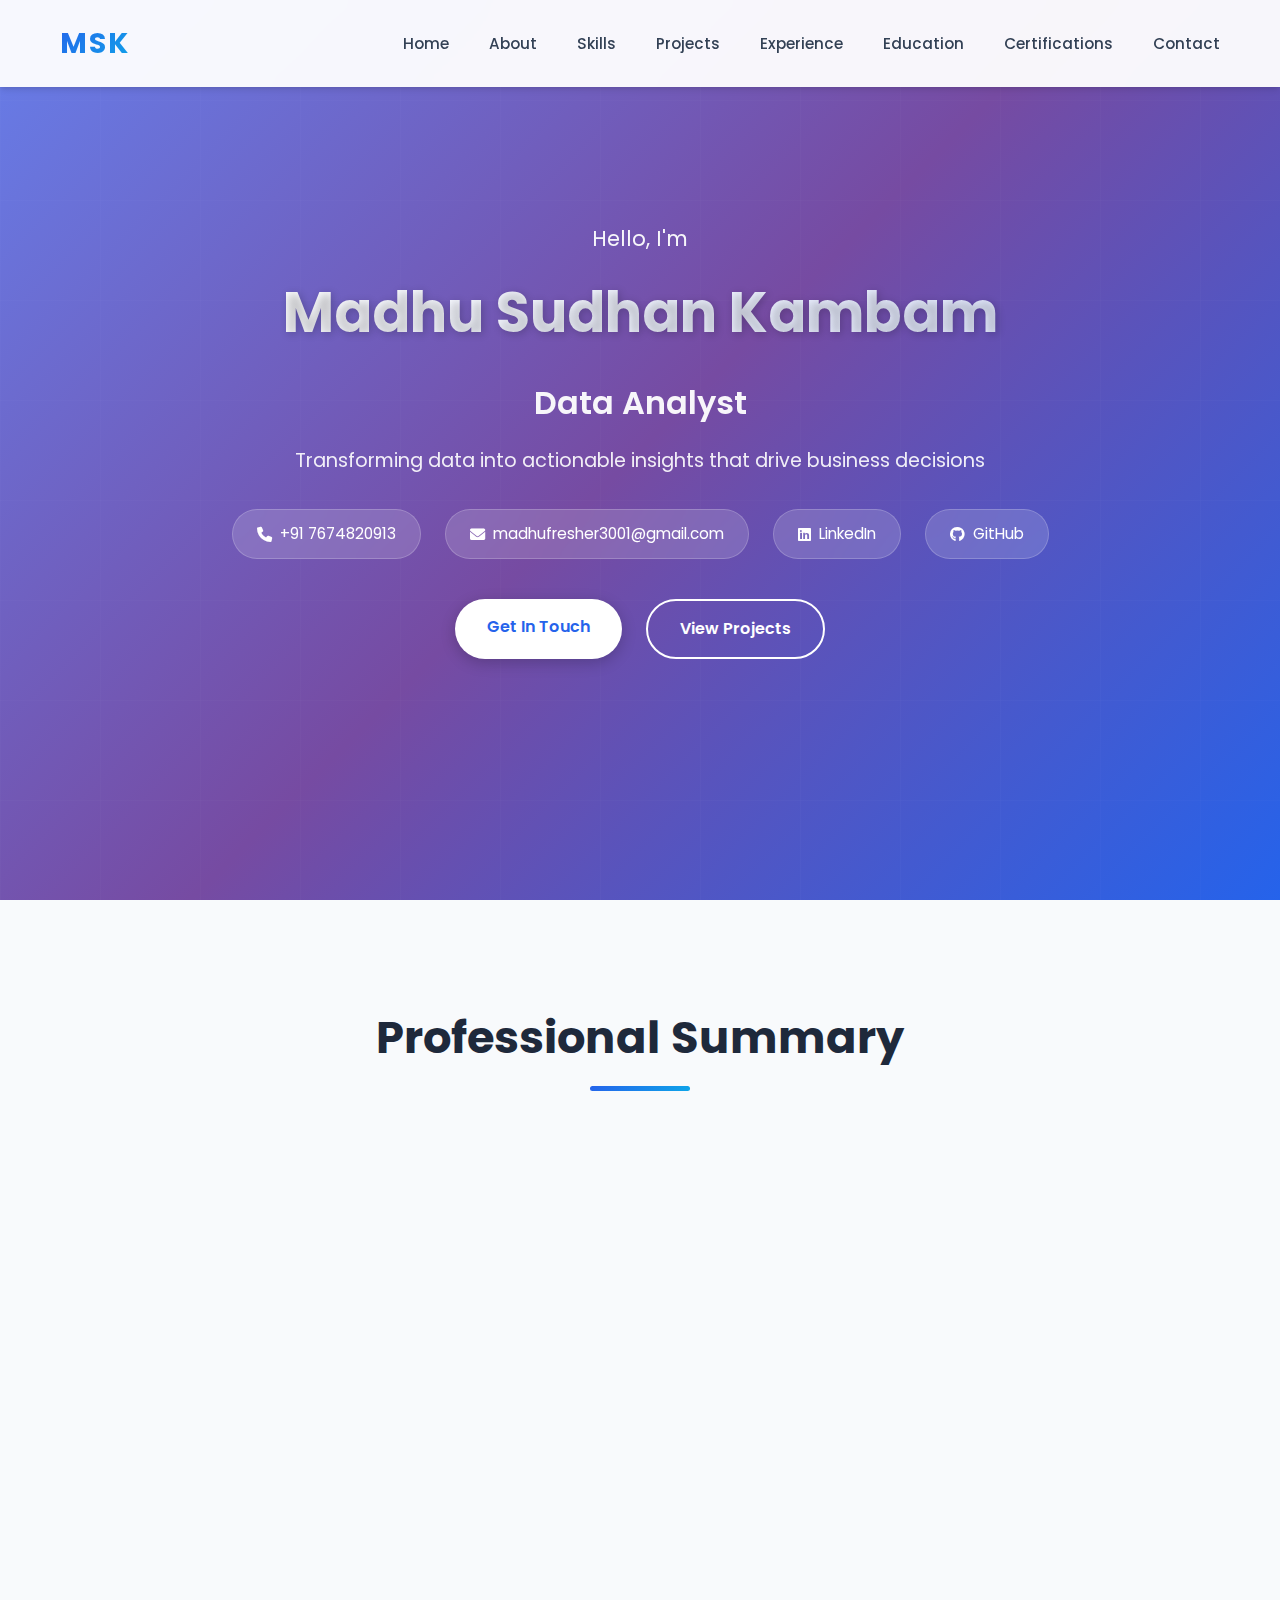
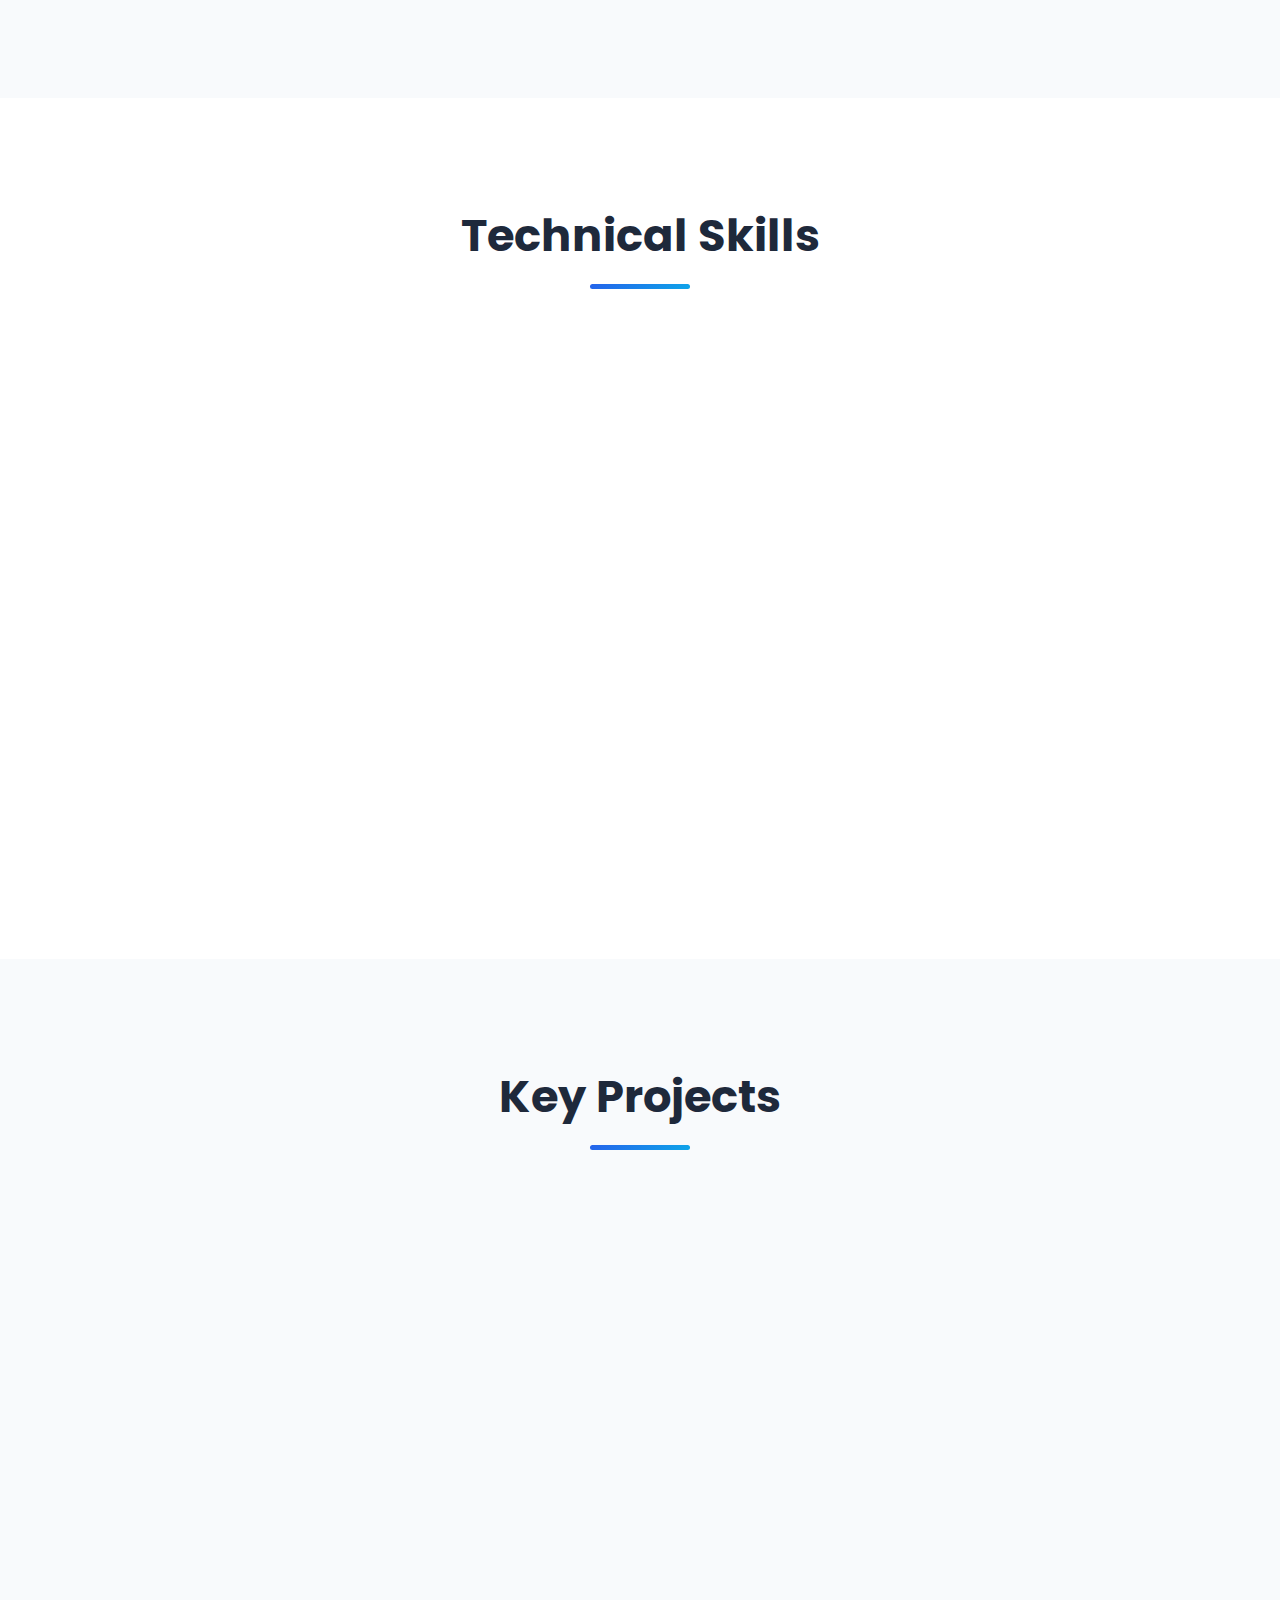
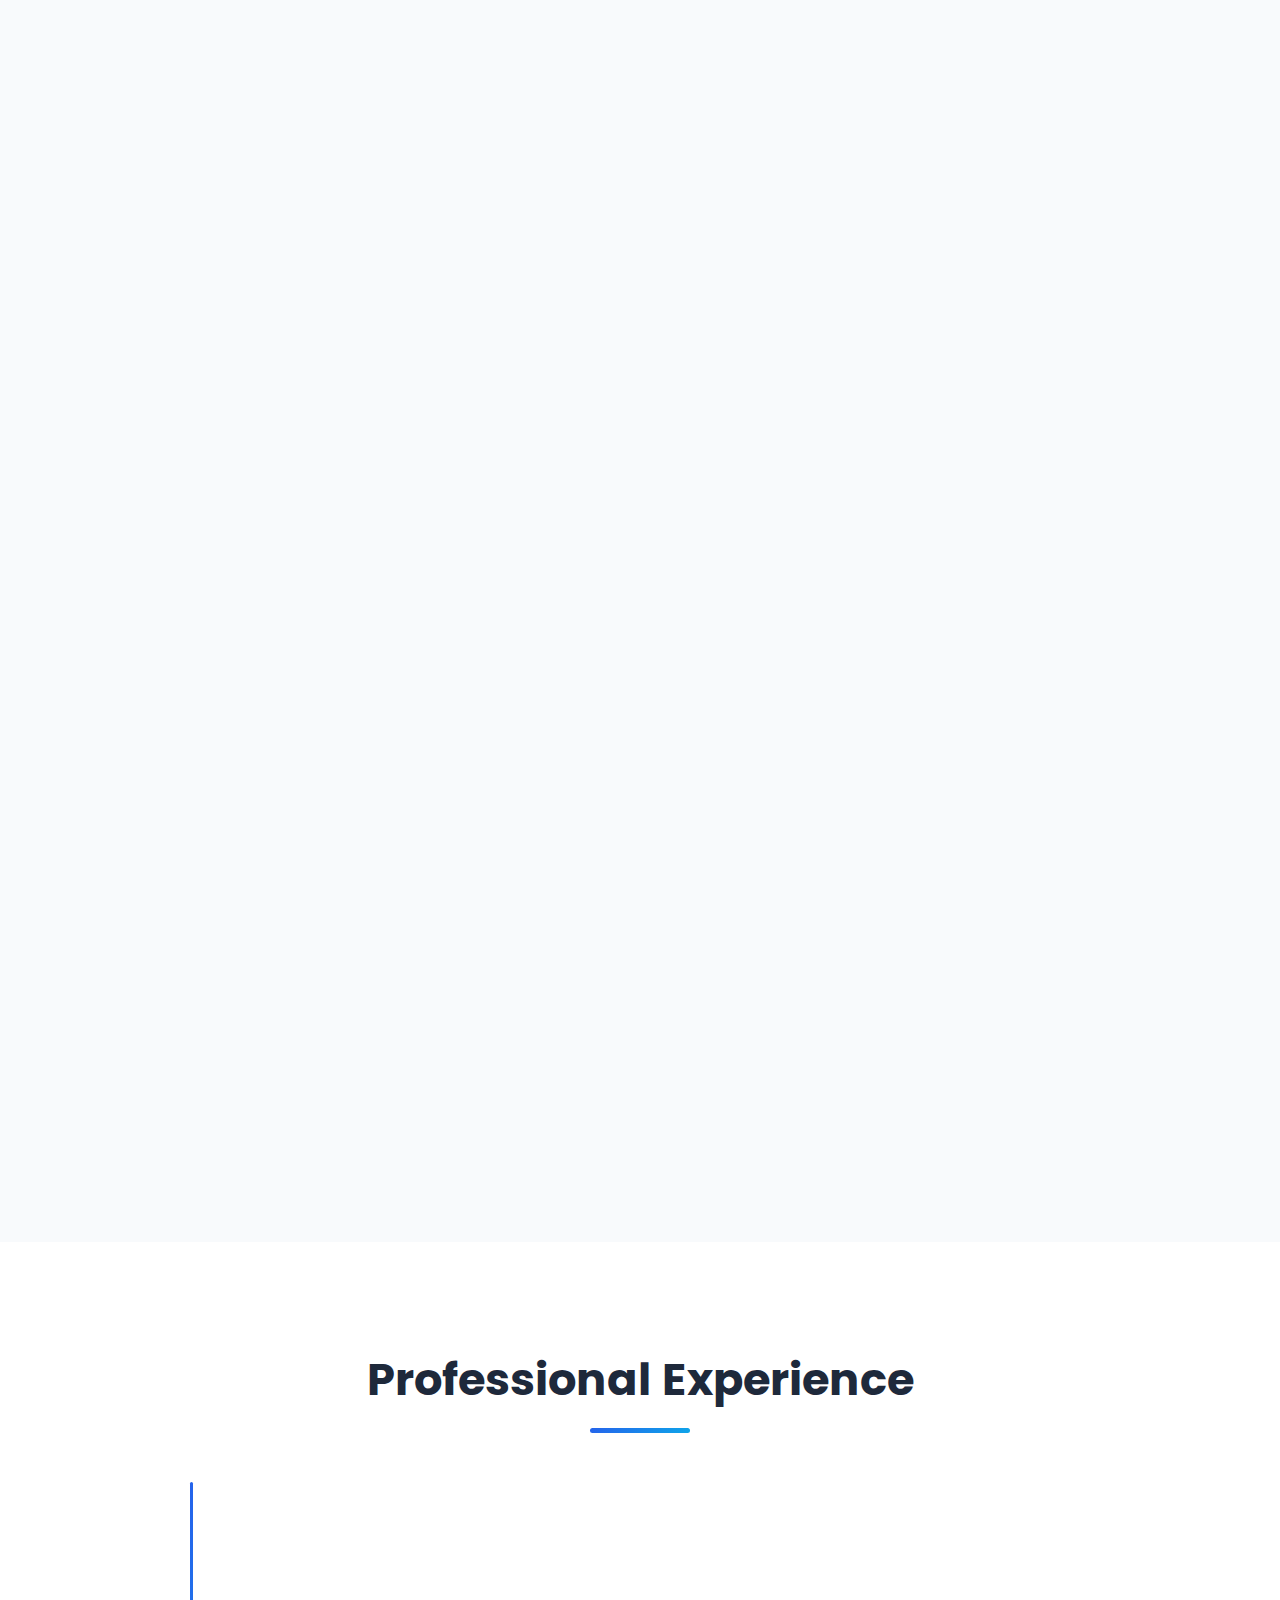
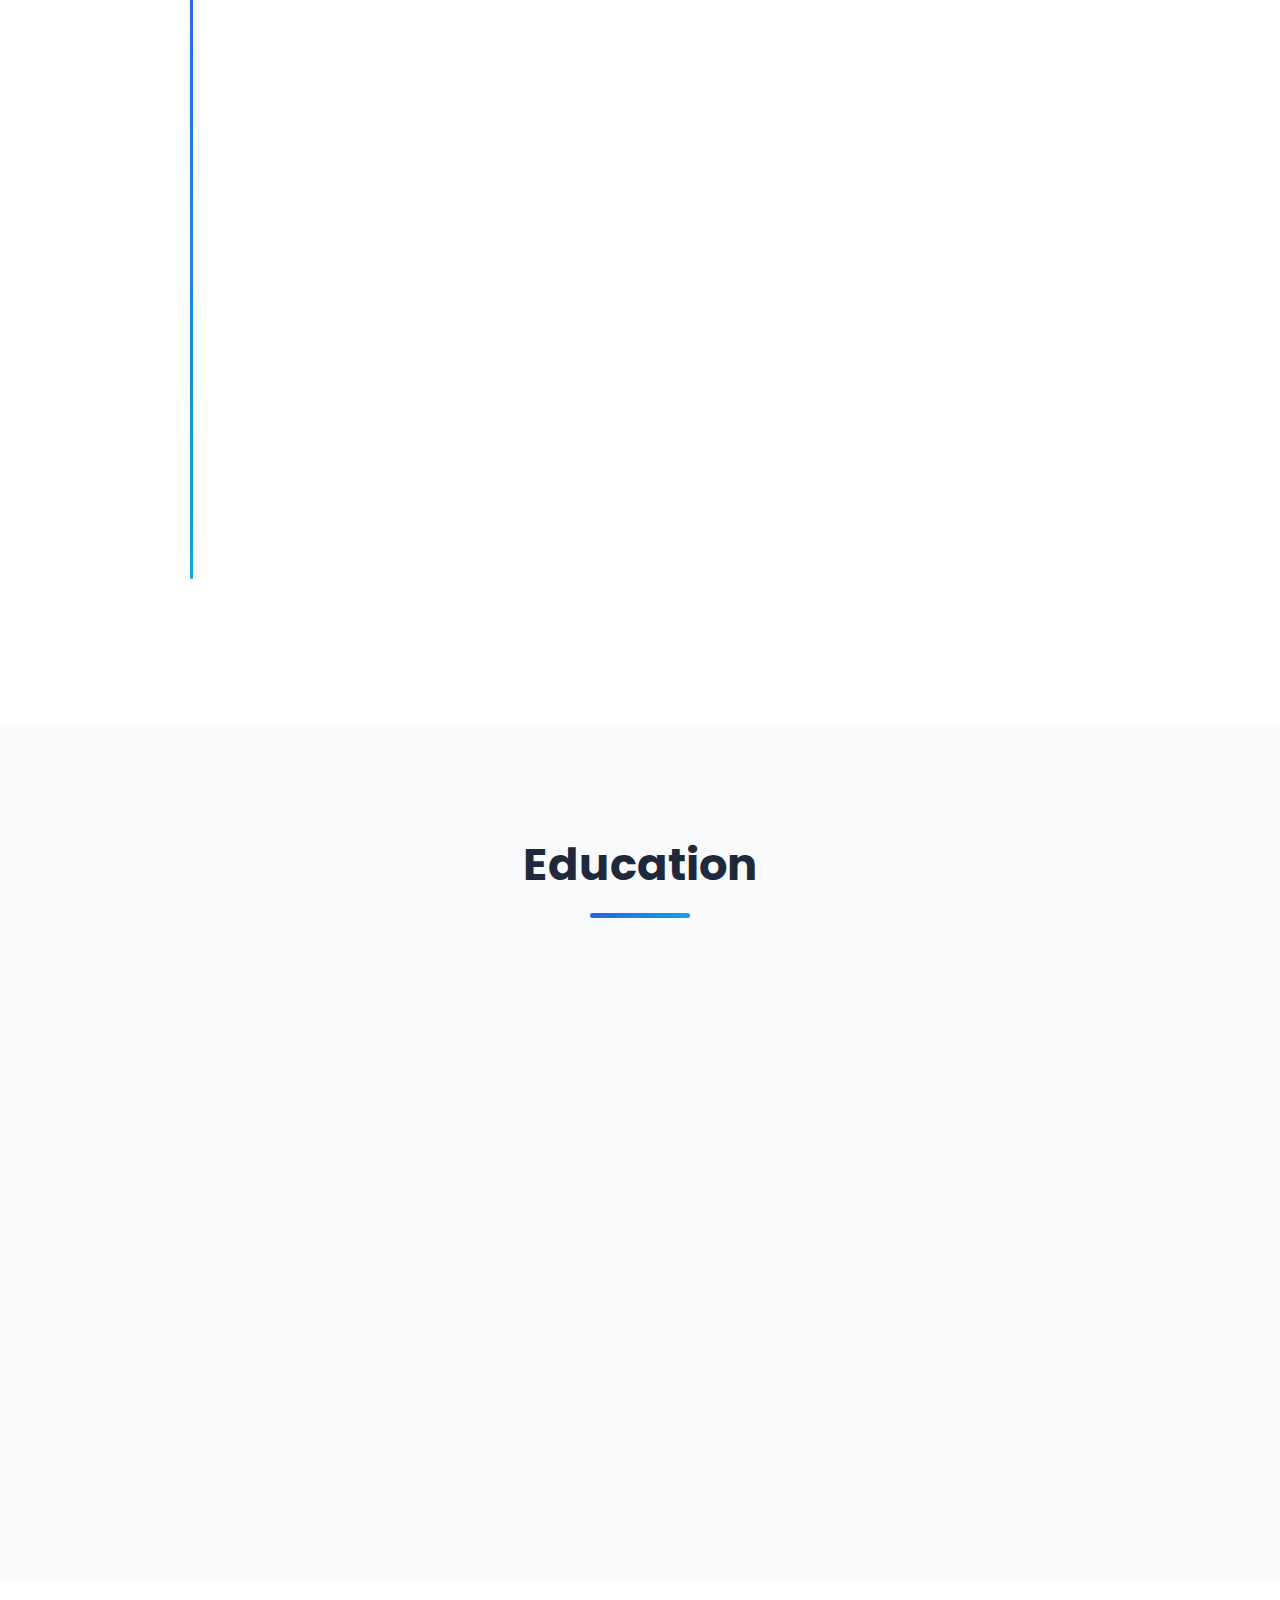
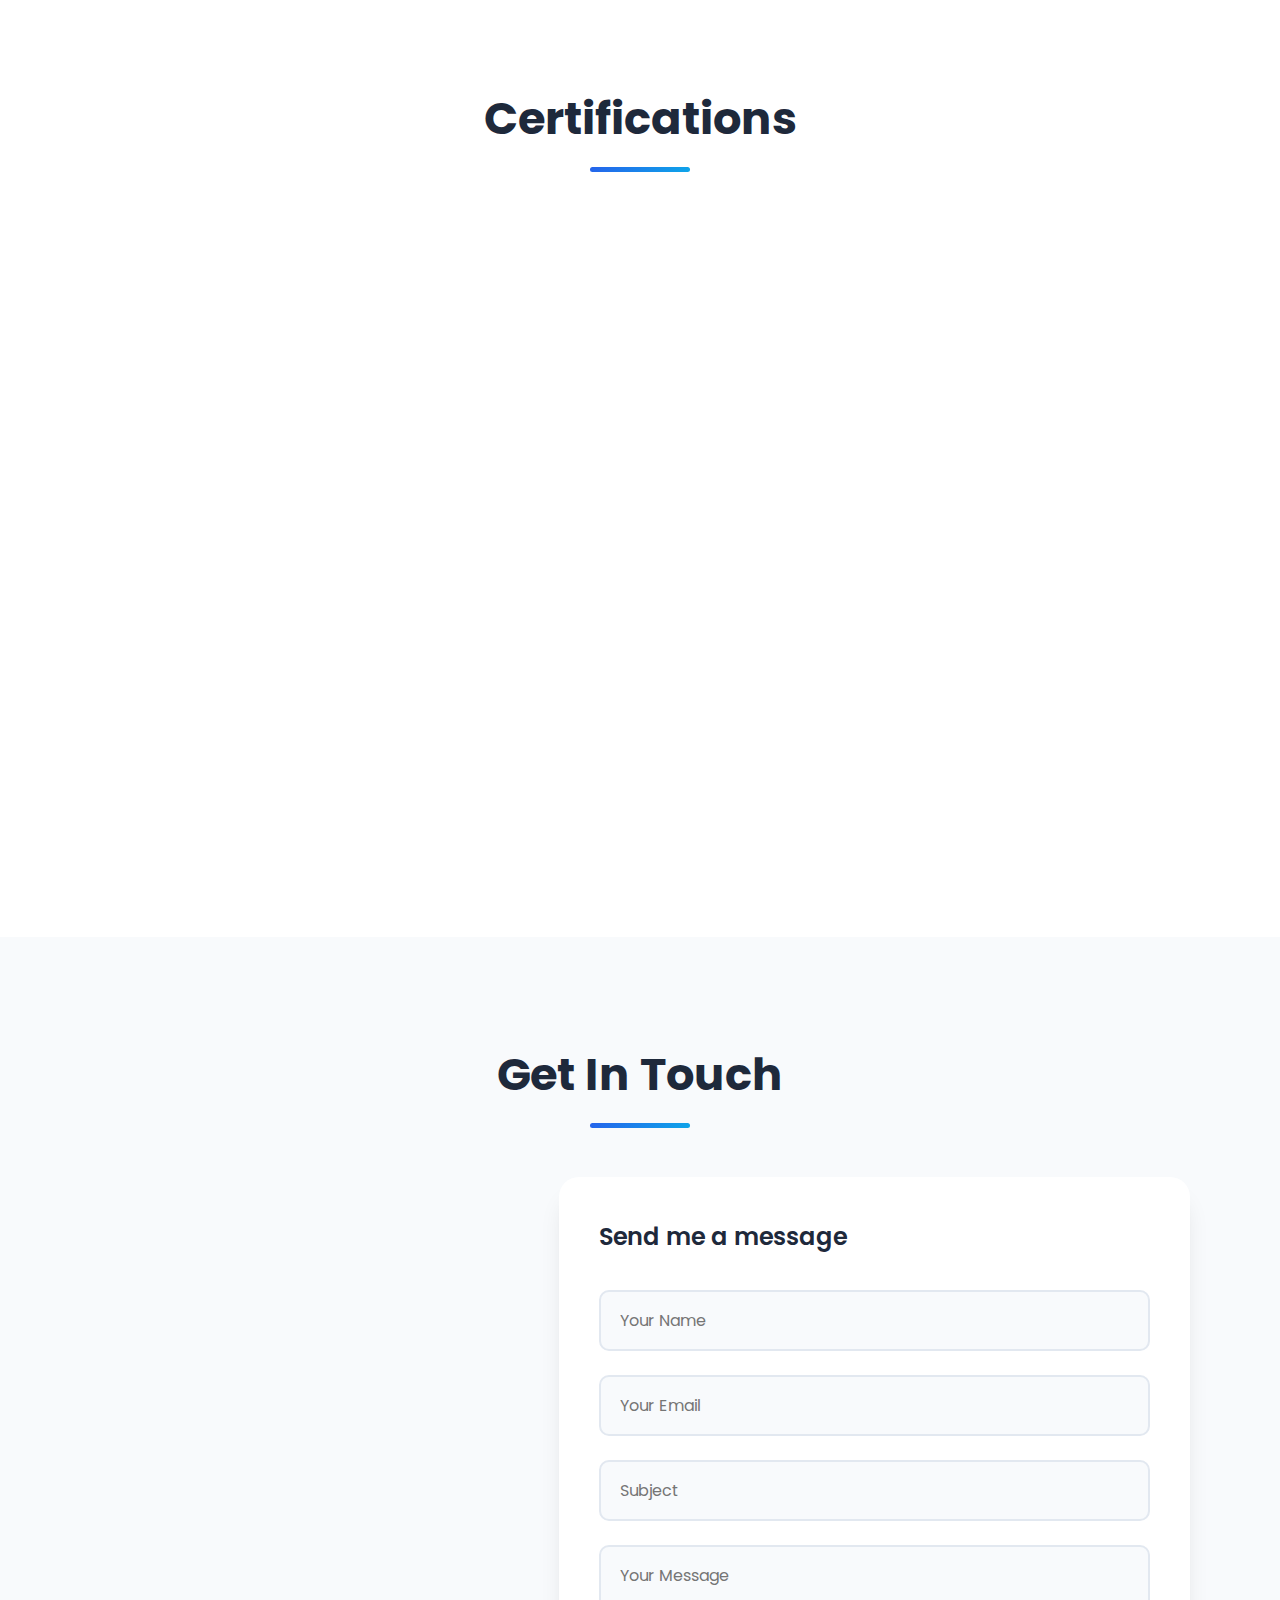
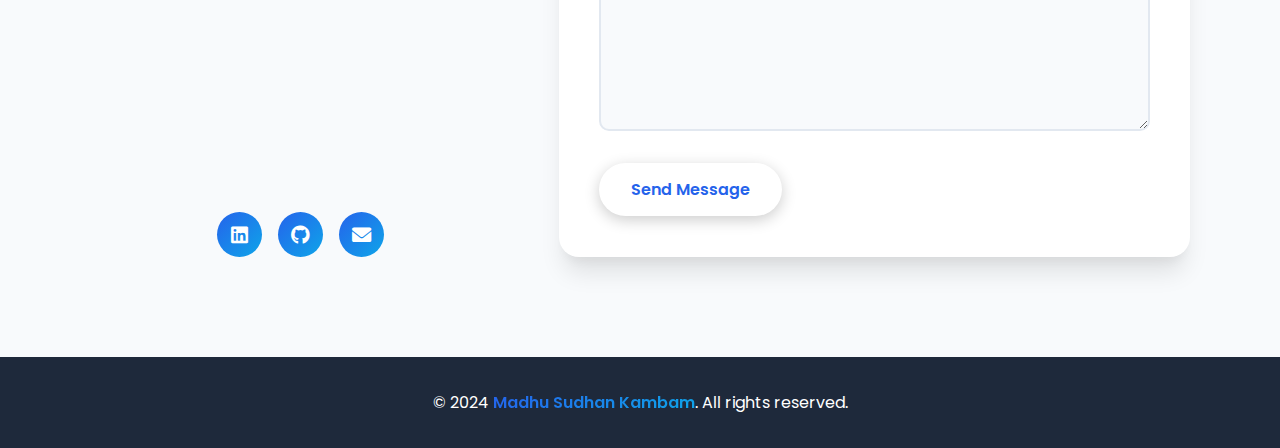
<file: index.html>
<!DOCTYPE html>
<html lang="en">
<head>
    <meta charset="UTF-8">
    <meta name="viewport" content="width=device-width, initial-scale=1.0">
    <title>Madhu Sudhan Kambam - Data Analyst Portfolio</title>
    <link rel="stylesheet" href="style.css">
    <link rel="stylesheet" href="https://cdnjs.cloudflare.com/ajax/libs/font-awesome/6.0.0/css/all.min.css">
    <link href="https://fonts.googleapis.com/css2?family=Poppins:wght@300;400;500;600;700&display=swap" rel="stylesheet">
</head>
<body>
    <!-- Navigation -->
    <nav class="navbar">
        <div class="container">
            <div class="nav-wrapper">
                <div class="logo">MSK</div>
                <ul class="nav-menu">
                    <li><a href="#home" class="nav-link">Home</a></li>
                    <li><a href="#about" class="nav-link">About</a></li>
                    <li><a href="#skills" class="nav-link">Skills</a></li>
                    <li><a href="#projects" class="nav-link">Projects</a></li>
                    <li><a href="#experience" class="nav-link">Experience</a></li>
                    <li><a href="#education" class="nav-link">Education</a></li>
                    <li><a href="#certifications" class="nav-link">Certifications</a></li>
                    <li><a href="#contact" class="nav-link">Contact</a></li>
                </ul>
                <div class="hamburger">
                    <span></span>
                    <span></span>
                    <span></span>
                </div>
            </div>
        </div>
    </nav>

    <!-- Home Section -->
    <section id="home" class="home">
        <div class="container">
            <div class="home-content">
                <div class="home-text">
                    <p class="greeting">Hello, I'm</p>
                    <h1 class="name">Madhu Sudhan Kambam</h1>
                    <p class="title">Data Analyst</p>
                    <p class="subtitle">Transforming data into actionable insights that drive business decisions</p>
                    <div class="home-contact-info">
                        <a href="tel:+917674820913" class="contact-link"><i class="fas fa-phone"></i> +91 7674820913</a>
                        <a href="mailto:madhufresher3001@gmail.com" class="contact-link"><i class="fas fa-envelope"></i> madhufresher3001@gmail.com</a>
                        <a href="https://www.linkedin.com/in/madhusudhan-kambam-9324551b1" target="_blank" rel="noopener noreferrer" class="contact-link"><i class="fab fa-linkedin"></i> LinkedIn</a>
                        <a href="https://github.com/Kambam-M-S" target="_blank" rel="noopener noreferrer" class="contact-link"><i class="fab fa-github"></i> GitHub</a>
                    </div>
                    <div class="home-buttons">
                        <a href="#contact" class="btn btn-primary">Get In Touch</a>
                        <a href="#projects" class="btn btn-secondary">View Projects</a>
                    </div>
                </div>
            </div>
        </div>
    </section>

    <!-- About Section -->
    <section id="about" class="about">
        <div class="container">
            <h2 class="section-title">Professional Summary</h2>
            <div class="about-content">
                <div class="summary-card">
                    <p class="summary-text">
                        Analytical and precise <strong>Data Analyst</strong> skilled in <strong>SQL, Python, Power BI, and Excel</strong>. 
                        Experienced in delivering business-impacting insights through real-world projects across fraud detection, 
                        supply chain, and marketing analytics. Known for building automated dashboards, reducing manual effort by 
                        <strong>30–50%</strong>, and delivering predictive models with <strong>85–92% accuracy</strong>. Eager to use 
                        technical expertise and analytical abilities to make better judgments in a fast-paced company.
                    </p>
                    <div class="highlights">
                        <div class="highlight-item">
                            <i class="fas fa-chart-line"></i>
                            <span>85-92% Model Accuracy</span>
                        </div>
                        <div class="highlight-item">
                            <i class="fas fa-tachometer-alt"></i>
                            <span>30-50% Efficiency Gain</span>
                        </div>
                        <div class="highlight-item">
                            <i class="fas fa-database"></i>
                            <span>50,000+ Transactions Analyzed</span>
                        </div>
                    </div>
                </div>
            </div>
        </div>
    </section>

    <!-- Skills Section -->
    <section id="skills" class="skills">
        <div class="container">
            <h2 class="section-title">Technical Skills</h2>
            <div class="skills-grid">
                <div class="skill-card">
                    <div class="skill-icon"><i class="fas fa-code"></i></div>
                    <h3 class="skill-category">Languages</h3>
                    <div class="skill-tags">
                        <span class="skill-tag">Python</span>
                        <span class="skill-tag">SQL</span>
                    </div>
                </div>
                <div class="skill-card">
                    <div class="skill-icon"><i class="fas fa-tools"></i></div>
                    <h3 class="skill-category">Tools</h3>
                    <div class="skill-tags">
                        <span class="skill-tag">Power BI</span>
                        <span class="skill-tag">Excel</span>
                        <span class="skill-tag">Tableau (Basic)</span>
                        <span class="skill-tag">GitHub</span>
                        <span class="skill-tag">Jupyter Notebook</span>
                    </div>
                </div>
                <div class="skill-card">
                    <div class="skill-icon"><i class="fas fa-chart-bar"></i></div>
                    <h3 class="skill-category">Techniques</h3>
                    <div class="skill-tags">
                        <span class="skill-tag">Data Cleaning</span>
                        <span class="skill-tag">Statistical Analysis</span>
                        <span class="skill-tag">Data Visualization</span>
                        <span class="skill-tag">Predictive Modeling</span>
                    </div>
                </div>
                <div class="skill-card">
                    <div class="skill-icon"><i class="fas fa-lightbulb"></i></div>
                    <h3 class="skill-category">Concepts</h3>
                    <div class="skill-tags">
                        <span class="skill-tag">Business KPIs</span>
                        <span class="skill-tag">Database Design</span>
                        <span class="skill-tag">ETL Pipelines</span>
                        <span class="skill-tag">Data Modeling</span>
                    </div>
                </div>
            </div>
        </div>
    </section>

    <!-- Projects Section -->
    <section id="projects" class="projects">
        <div class="container">
            <h2 class="section-title">Key Projects</h2>
            <div class="projects-grid">
                <div class="project-card">
                    <div class="project-header">
                        <i class="fas fa-database project-icon"></i>
                        <h3 class="project-title">Data Engineering Project: Batch Data Ingestion and Processing Pipeline</h3>
                    </div>
                    <p class="project-tech"><i class="fas fa-tag"></i> SQL, Notion, Draw.io, Python</p>
                    <ul class="project-achievements">
                        <li><i class="fas fa-check-circle"></i> Built a MySQL data pipeline using stored procedures, improving batch query performance by <strong>25%</strong></li>
                        <li><i class="fas fa-check-circle"></i> Documented data flow and processes using Notion, improving stakeholder collaboration by <strong>20%</strong></li>
                        <li><i class="fas fa-check-circle"></i> Automated batch data ingestion with Python, cutting manual processing time by <strong>30%</strong></li>
                    </ul>
                    <a href="https://github.com/Kambam-M-S/sql-data-warehouse-project" target="_blank" rel="noopener noreferrer" class="project-link">View Project <i class="fab fa-github"></i> <i class="fas fa-external-link-alt"></i></a>
                </div>

                <div class="project-card">
                    <div class="project-header">
                        <i class="fas fa-shield-alt project-icon"></i>
                        <h3 class="project-title">Credit Card Fraud Detection</h3>
                    </div>
                    <p class="project-tech"><i class="fas fa-tag"></i> Python, SQL</p>
                    <ul class="project-achievements">
                        <li><i class="fas fa-check-circle"></i> Developed ML model detecting fraud with <strong>92% precision</strong> across 50,000+ transactions</li>
                        <li><i class="fas fa-check-circle"></i> Evaluated 50,000+ historical transactions using SQL queries to identify fraud patterns</li>
                        <li><i class="fas fa-check-circle"></i> Delivered insights in a mentor presentation—recommended for inclusion in project showcase</li>
                    </ul>
                    <a href="https://github.com/Kambam-M-S/Credit_Card_Fraud_Detection" target="_blank" rel="noopener noreferrer" class="project-link">View Project <i class="fab fa-github"></i> <i class="fas fa-external-link-alt"></i></a>
                </div>

                <div class="project-card">
                    <div class="project-header">
                        <i class="fas fa-truck project-icon"></i>
                        <h3 class="project-title">Supply Chain Management Analysis</h3>
                    </div>
                    <p class="project-tech"><i class="fas fa-tag"></i> Excel, Power BI</p>
                    <ul class="project-achievements">
                        <li><i class="fas fa-check-circle"></i> Optimized supply chain efficiency by analyzing product performance for a dataset of 5,000+ items</li>
                        <li><i class="fas fa-check-circle"></i> Reduced delivery delays by <strong>15%</strong> via visual performance monitoring</li>
                        <li><i class="fas fa-check-circle"></i> Automated data cleaning processes in Excel, saving 10 hours of manual work weekly</li>
                    </ul>
                    <a href="https://github.com/Kambam-M-S/Supply_Chain_Management" target="_blank" rel="noopener noreferrer" class="project-link">View Project <i class="fab fa-github"></i> <i class="fas fa-external-link-alt"></i></a>
                </div>

                <div class="project-card">
                    <div class="project-header">
                        <i class="fas fa-university project-icon"></i>
                        <h3 class="project-title">Bank Marketing Prediction</h3>
                    </div>
                    <p class="project-tech"><i class="fas fa-tag"></i> Python, SQL</p>
                    <ul class="project-achievements">
                        <li><i class="fas fa-check-circle"></i> Predicted client subscription to term deposits using logistic regression, achieving <strong>88% accuracy</strong></li>
                        <li><i class="fas fa-check-circle"></i> Extracted and cleaned 20,000+ records using SQL for predictive analysis</li>
                        <li><i class="fas fa-check-circle"></i> Visualized campaign performance metrics in Power BI for stakeholder presentations</li>
                    </ul>
                    <a href="https://github.com/Kambam-M-S/Term_Deposit_Subscription" target="_blank" rel="noopener noreferrer" class="project-link">View Project <i class="fab fa-github"></i> <i class="fas fa-external-link-alt"></i></a>
                </div>

                <div class="project-card">
                    <div class="project-header">
                        <i class="fas fa-chart-pie project-icon"></i>
                        <h3 class="project-title">Tata Data Visualization Virtual Internship</h3>
                    </div>
                    <p class="project-tech"><i class="fas fa-tag"></i> Power BI</p>
                    <ul class="project-achievements">
                        <li><i class="fas fa-check-circle"></i> Designed dashboards to visualize business performance metrics for Tata Group's dataset</li>
                        <li><i class="fas fa-check-circle"></i> Improved data accessibility for stakeholders by <strong>25%</strong> through interactive reports</li>
                    </ul>
                    <a href="https://github.com/Kambam-M-S/TATA-Data-Visualization-Virtual-Internship" target="_blank" rel="noopener noreferrer" class="project-link">View Project <i class="fab fa-github"></i> <i class="fas fa-external-link-alt"></i></a>
                </div>

                <div class="project-card">
                    <div class="project-header">
                        <i class="fas fa-briefcase project-icon"></i>
                        <h3 class="project-title">IBM Capstone Project</h3>
                    </div>
                    <p class="project-tech"><i class="fas fa-tag"></i> Python, SQL</p>
                    <ul class="project-achievements">
                        <li><i class="fas fa-check-circle"></i> Investigated real-world dataset to uncover business trends, delivering a 15-page report</li>
                        <li><i class="fas fa-check-circle"></i> Retrieved and cleansed supply chain datasets using SQL, subsequently employing Python to build predictive models; findings enabled a <strong>15% improvement</strong> in product delivery efficiency</li>
                    </ul>
                    <a href="https://github.com/Kambam-M-S/IBM-capstone-project" target="_blank" rel="noopener noreferrer" class="project-link">View Project <i class="fab fa-github"></i> <i class="fas fa-external-link-alt"></i></a>
                </div>
            </div>
        </div>
    </section>

    <!-- Experience Section -->
    <section id="experience" class="experience">
        <div class="container">
            <h2 class="section-title">Professional Experience</h2>
            <div class="timeline">
                <div class="timeline-item">
                    <div class="timeline-marker"></div>
                    <div class="timeline-content">
                        <div class="experience-header">
                            <h3 class="job-title">Data Analyst Intern</h3>
                            <span class="company">Unified Mentor</span>
                            <span class="duration">Nov 2024 – Jan 2025</span>
                        </div>
                        <p class="job-type">Virtual Internship</p>
                        <ul class="job-responsibilities">
                            <li><i class="fas fa-chevron-right"></i> Analyzed delivery data, improving product efficiency by <strong>15%</strong> in mock campaigns</li>
                            <li><i class="fas fa-chevron-right"></i> Developed predictive models for bank marketing campaigns, increasing lead conversion by <strong>10%</strong></li>
                            <li><i class="fas fa-chevron-right"></i> Contributed to fraud detection systems, processing 50,000+ transactions</li>
                        </ul>
                    </div>
                </div>

                <div class="timeline-item">
                    <div class="timeline-marker"></div>
                    <div class="timeline-content">
                        <div class="experience-header">
                            <h3 class="job-title">Data Analytics Intern</h3>
                            <span class="company">360DigiTMG</span>
                            <span class="duration">Mar 2024 – Jul 2024</span>
                        </div>
                        <p class="job-type">Internship</p>
                        <ul class="job-responsibilities">
                            <li><i class="fas fa-chevron-right"></i> Collaborated with industry experts to analyze datasets using SQL and Python</li>
                            <li><i class="fas fa-chevron-right"></i> Created 10+ Power BI dashboards to present insights, adopted by training team</li>
                            <li><i class="fas fa-chevron-right"></i> Completed rigorous Data Analytics Program with hands-on projects</li>
                        </ul>
                    </div>
                </div>
            </div>
        </div>
    </section>

    <!-- Education Section -->
    <section id="education" class="education">
        <div class="container">
            <h2 class="section-title">Education</h2>
            <div class="education-grid">
                <div class="education-card">
                    <div class="education-icon"><i class="fas fa-graduation-cap"></i></div>
                    <h3 class="degree">Professional Program in Data Analytics</h3>
                    <p class="institution">360DigiTMG (State University of New York)</p>
                    <p class="period">October 2023 – December 2024</p>
                    <div class="education-details">
                        <p><strong>Major:</strong> Data Analytics</p>
                        <p><strong>Minor:</strong> Python, SQL</p>
                    </div>
                </div>

                <div class="education-card">
                    <div class="education-icon"><i class="fas fa-university"></i></div>
                    <h3 class="degree">B.Tech, Computer Science and Engineering</h3>
                    <p class="institution">YSR Engineering College of YVU, Proddatur, AP</p>
                    <p class="period">August 2019 – August 2023</p>
                    <div class="education-details">
                        <p><strong>Minor:</strong> Disaster Management and Green Building Technology</p>
                    </div>
                </div>
            </div>
        </div>
    </section>

    <!-- Certifications Section -->
    <section id="certifications" class="certifications">
        <div class="container">
            <h2 class="section-title">Certifications</h2>
            <div class="certifications-grid">
                <div class="cert-card">
                    <i class="fas fa-certificate cert-icon"></i>
                    <h4>Professional Data Analytics Program</h4>
                    <p>360DigiTMG</p>
                    <a href="certificates/01_360DigiTMG_Professional_Data_Analytics.pdf" target="_blank" rel="noopener noreferrer" class="cert-link">View Certificate <i class="fas fa-external-link-alt"></i></a>
                </div>
                <div class="cert-card">
                    <i class="fas fa-certificate cert-icon"></i>
                    <h4>Databases and SQL for Data Science with Python</h4>
                    <p>IBM</p>
                    <a href="certificates/02_IBM_Databases_SQL_Data_Science.pdf" target="_blank" rel="noopener noreferrer" class="cert-link">View Certificate <i class="fas fa-external-link-alt"></i></a>
                </div>
                <div class="cert-card">
                    <i class="fas fa-certificate cert-icon"></i>
                    <h4>SQL Certification</h4>
                    <p>HackerRank</p>
                    <a href="certificates/03_HackerRank_SQL_Certification.pdf" target="_blank" rel="noopener noreferrer" class="cert-link">View Certificate <i class="fas fa-external-link-alt"></i></a>
                </div>
                <div class="cert-card">
                    <i class="fas fa-certificate cert-icon"></i>
                    <h4>Tata Data Visualization Virtual Internship</h4>
                    <p>Forage</p>
                    <a href="certificates/04_Forage_Tata_Data_Visualization.pdf" target="_blank" rel="noopener noreferrer" class="cert-link">View Certificate <i class="fas fa-external-link-alt"></i></a>
                </div>
                <div class="cert-card">
                    <i class="fas fa-certificate cert-icon"></i>
                    <h4>Data Analyst Virtual Internship</h4>
                    <p>Unified Mentor</p>
                    <a href="certificates/05_UnifiedMentor_Data_Analyst_Internship.pdf" target="_blank" rel="noopener noreferrer" class="cert-link">View Certificate <i class="fas fa-external-link-alt"></i></a>
                </div>
            </div>
        </div>
    </section>

    <!-- Contact Section -->
    <section id="contact" class="contact">
        <div class="container">
            <h2 class="section-title">Get In Touch</h2>
            <div class="contact-content">
                <div class="contact-info">
                    <div class="contact-card">
                        <i class="fas fa-map-marker-alt"></i>
                        <h4>Location</h4>
                        <p>Kadapa, AP, India</p>
                    </div>
                    <div class="contact-card">
                        <i class="fas fa-phone"></i>
                        <h4>Phone</h4>
                        <p>+91 7674820913</p>
                    </div>
                    <div class="contact-card">
                        <i class="fas fa-envelope"></i>
                        <h4>Email</h4>
                        <p>madhufresher3001@gmail.com</p>
                    </div>
                    <div class="social-links">
                        <a href="https://www.linkedin.com/in/madhusudhan-kambam-9324551b1" target="_blank" rel="noopener noreferrer" class="social-link"><i class="fab fa-linkedin"></i></a>
                        <a href="https://github.com/Kambam-M-S" target="_blank" rel="noopener noreferrer" class="social-link"><i class="fab fa-github"></i></a>
                        <a href="mailto:madhufresher3001@gmail.com" class="social-link"><i class="fas fa-envelope"></i></a>
                    </div>
                </div>
                <form class="contact-form" id="contactForm">
                    <h3 class="form-title">Send me a message</h3>
                    <div class="form-group">
                        <input type="text" placeholder="Your Name" required>
                    </div>
                    <div class="form-group">
                        <input type="email" placeholder="Your Email" required>
                    </div>
                    <div class="form-group">
                        <input type="text" placeholder="Subject" required>
                    </div>
                    <div class="form-group">
                        <textarea rows="6" placeholder="Your Message" required></textarea>
                    </div>
                    <button type="submit" class="btn btn-primary">Send Message</button>
                </form>
            </div>
        </div>
    </section>

    <!-- Footer -->
    <footer class="footer">
        <div class="container">
            <p>&copy; 2024 <span>Madhu Sudhan Kambam</span>. All rights reserved.</p>
        </div>
    </footer>

    <script src="script.js"></script>
</body>
</html>
</file>
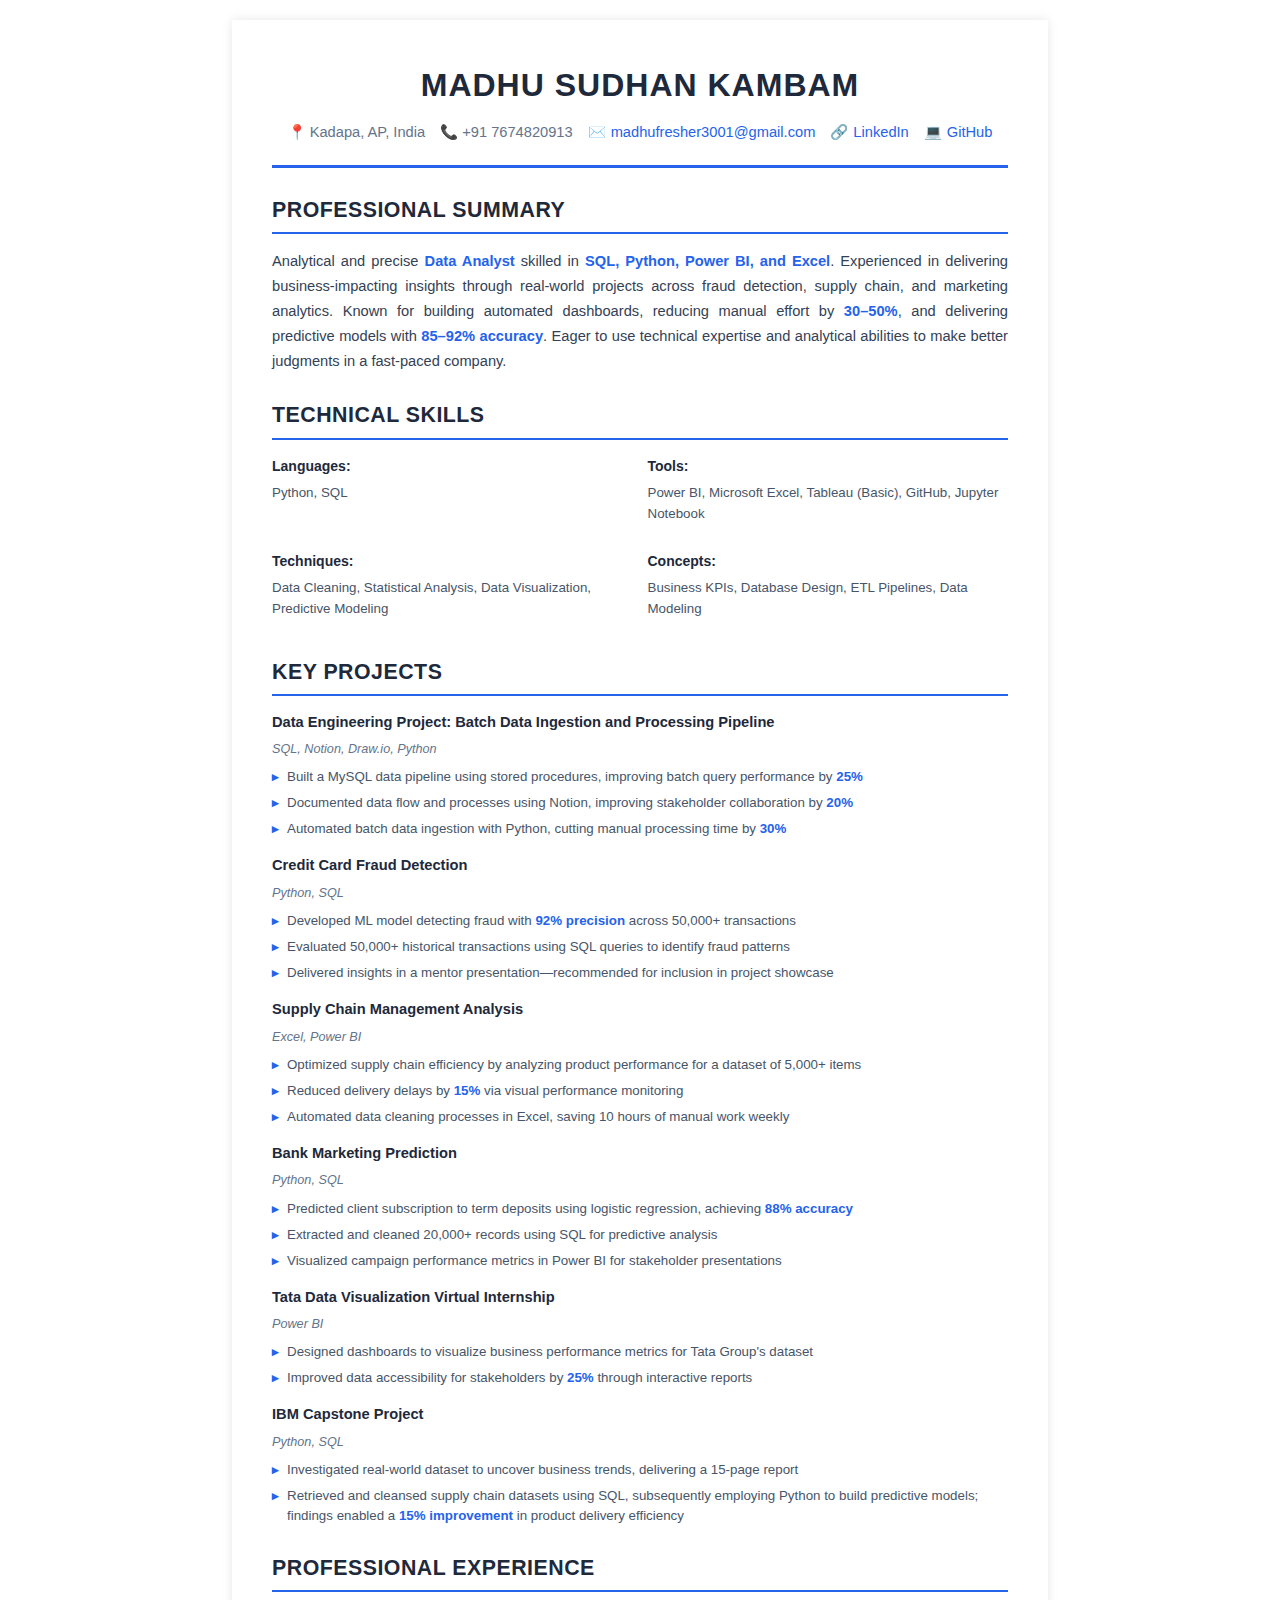
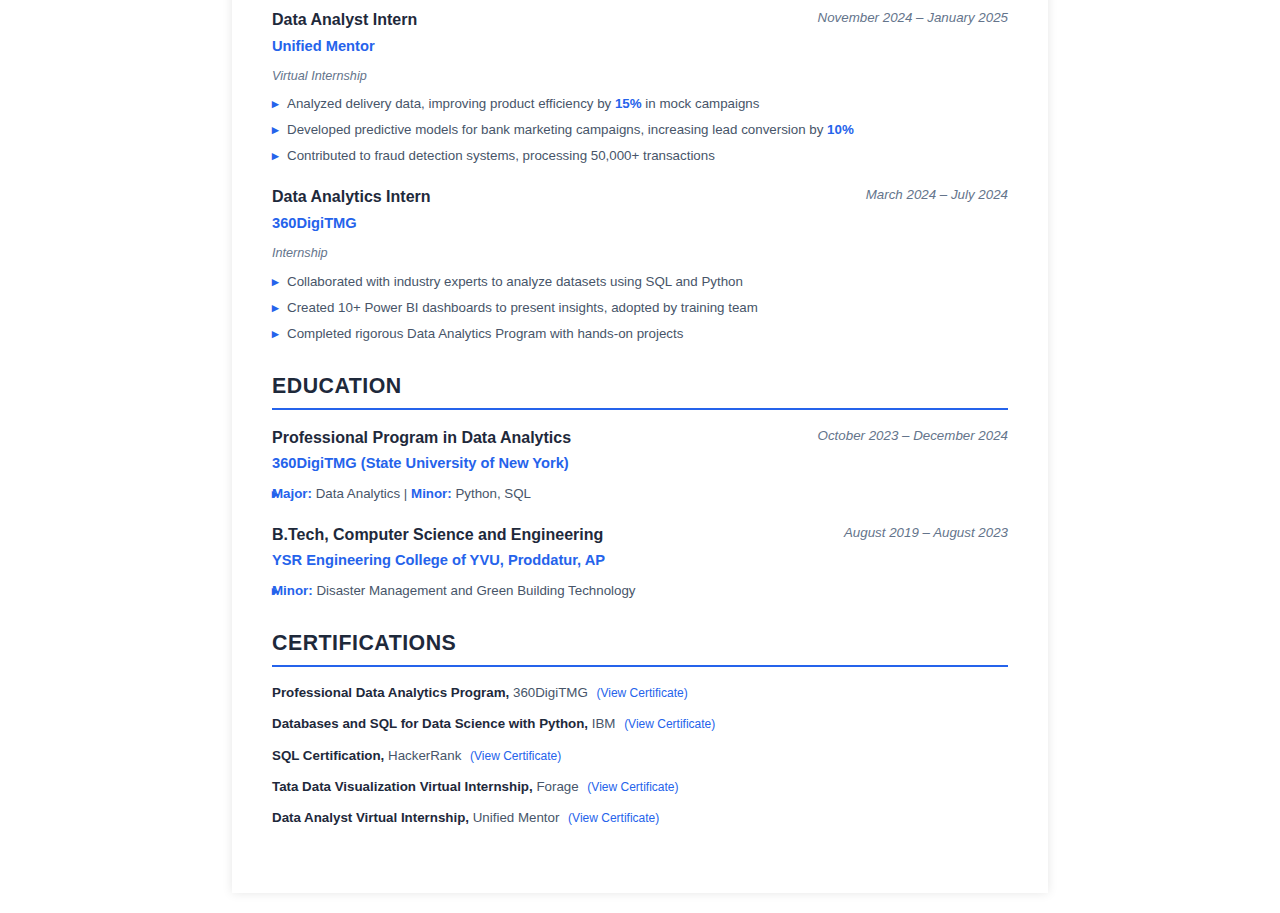
<file: resume.html>
<!DOCTYPE html>
<html lang="en">
<head>
    <meta charset="UTF-8">
    <meta name="viewport" content="width=device-width, initial-scale=1.0">
    <title>Madhu Sudhan Kambam - Resume</title>
    <style>
        * {
            margin: 0;
            padding: 0;
            box-sizing: border-box;
        }

        body {
            font-family: 'Segoe UI', Tahoma, Geneva, Verdana, sans-serif;
            line-height: 1.6;
            color: #333;
            background: #fff;
            padding: 20px;
        }

        .resume-container {
            max-width: 8.5in;
            margin: 0 auto;
            background: #fff;
            padding: 40px;
            box-shadow: 0 0 10px rgba(0,0,0,0.1);
        }

        /* Header Section */
        .header {
            text-align: center;
            border-bottom: 3px solid #2563eb;
            padding-bottom: 20px;
            margin-bottom: 25px;
        }

        .header h1 {
            font-size: 32px;
            color: #1e293b;
            margin-bottom: 10px;
            font-weight: 700;
            letter-spacing: 1px;
        }

        .contact-info {
            display: flex;
            justify-content: center;
            flex-wrap: wrap;
            gap: 15px;
            font-size: 11pt;
            color: #64748b;
            margin-top: 10px;
        }

        .contact-info span {
            display: flex;
            align-items: center;
            gap: 5px;
        }

        .contact-info a {
            color: #2563eb;
            text-decoration: none;
        }

        .contact-info a:hover {
            text-decoration: underline;
        }

        /* Section Styles */
        .section {
            margin-bottom: 25px;
        }

        .section-title {
            font-size: 16pt;
            font-weight: 700;
            color: #1e293b;
            border-bottom: 2px solid #2563eb;
            padding-bottom: 5px;
            margin-bottom: 15px;
            text-transform: uppercase;
            letter-spacing: 0.5px;
        }

        /* Professional Summary */
        .summary {
            font-size: 11pt;
            text-align: justify;
            line-height: 1.7;
            color: #334155;
        }

        .summary strong {
            color: #2563eb;
            font-weight: 600;
        }

        /* Skills Section */
        .skills-container {
            display: grid;
            grid-template-columns: repeat(2, 1fr);
            gap: 15px;
        }

        .skill-category {
            margin-bottom: 10px;
        }

        .skill-category strong {
            color: #1e293b;
            font-size: 10.5pt;
            display: block;
            margin-bottom: 5px;
        }

        .skill-items {
            font-size: 10pt;
            color: #475569;
            line-height: 1.6;
        }

        /* Experience & Education */
        .item {
            margin-bottom: 18px;
            page-break-inside: avoid;
        }

        .item-header {
            display: flex;
            justify-content: space-between;
            align-items: flex-start;
            margin-bottom: 8px;
            flex-wrap: wrap;
        }

        .item-title {
            font-size: 12pt;
            font-weight: 600;
            color: #1e293b;
        }

        .item-company {
            font-size: 11pt;
            color: #2563eb;
            font-weight: 600;
            margin-top: 2px;
        }

        .item-date {
            font-size: 10pt;
            color: #64748b;
            font-style: italic;
        }

        .item-type {
            font-size: 9.5pt;
            color: #64748b;
            font-style: italic;
            margin-bottom: 8px;
        }

        .item-list {
            list-style: none;
            padding-left: 0;
            font-size: 10pt;
            color: #475569;
        }

        .item-list li {
            margin-bottom: 6px;
            padding-left: 15px;
            position: relative;
            line-height: 1.5;
        }

        .item-list li::before {
            content: "▸";
            position: absolute;
            left: 0;
            color: #2563eb;
            font-weight: bold;
        }

        .item-list li strong {
            color: #2563eb;
            font-weight: 600;
        }

        /* Projects */
        .project-item {
            margin-bottom: 15px;
            page-break-inside: avoid;
        }

        .project-title {
            font-size: 11pt;
            font-weight: 600;
            color: #1e293b;
            margin-bottom: 5px;
        }

        .project-tech {
            font-size: 9.5pt;
            color: #64748b;
            font-style: italic;
            margin-bottom: 8px;
        }

        /* Certifications */
        .cert-item {
            margin-bottom: 10px;
            font-size: 10pt;
            color: #475569;
        }

        .cert-item strong {
            color: #1e293b;
        }

        .cert-link {
            color: #2563eb;
            text-decoration: none;
            font-size: 9pt;
            margin-left: 5px;
        }

        .cert-link:hover {
            text-decoration: underline;
        }

        /* Print Styles */
        @media print {
            body {
                padding: 0;
            }

            .resume-container {
                box-shadow: none;
                padding: 30px;
            }

            .section {
                margin-bottom: 20px;
            }

            .item {
                page-break-inside: avoid;
            }

            a {
                color: #2563eb;
            }

            a[href^="http"]:after {
                content: " (" attr(href) ")";
                font-size: 8pt;
                color: #64748b;
            }
        }

        /* Responsive */
        @media (max-width: 768px) {
            .resume-container {
                padding: 20px;
            }

            .skills-container {
                grid-template-columns: 1fr;
            }

            .item-header {
                flex-direction: column;
            }
        }
    </style>
</head>
<body>
    <div class="resume-container">
        <!-- Header -->
        <div class="header">
            <h1>MADHU SUDHAN KAMBAM</h1>
            <div class="contact-info">
                <span>📍 Kadapa, AP, India</span>
                <span>📞 +91 7674820913</span>
                <span>✉️ <a href="mailto:madhufresher3001@gmail.com">madhufresher3001@gmail.com</a></span>
                <span>🔗 <a href="https://www.linkedin.com/in/madhusudhan-kambam-9324551b1" target="_blank">LinkedIn</a></span>
                <span>💻 <a href="https://github.com/Kambam-M-S" target="_blank">GitHub</a></span>
            </div>
        </div>

        <!-- Professional Summary -->
        <div class="section">
            <h2 class="section-title">Professional Summary</h2>
            <p class="summary">
                Analytical and precise <strong>Data Analyst</strong> skilled in <strong>SQL, Python, Power BI, and Excel</strong>. 
                Experienced in delivering business-impacting insights through real-world projects across fraud detection, 
                supply chain, and marketing analytics. Known for building automated dashboards, reducing manual effort by 
                <strong>30–50%</strong>, and delivering predictive models with <strong>85–92% accuracy</strong>. Eager to use 
                technical expertise and analytical abilities to make better judgments in a fast-paced company.
            </p>
        </div>

        <!-- Technical Skills -->
        <div class="section">
            <h2 class="section-title">Technical Skills</h2>
            <div class="skills-container">
                <div class="skill-category">
                    <strong>Languages:</strong>
                    <div class="skill-items">Python, SQL</div>
                </div>
                <div class="skill-category">
                    <strong>Tools:</strong>
                    <div class="skill-items">Power BI, Microsoft Excel, Tableau (Basic), GitHub, Jupyter Notebook</div>
                </div>
                <div class="skill-category">
                    <strong>Techniques:</strong>
                    <div class="skill-items">Data Cleaning, Statistical Analysis, Data Visualization, Predictive Modeling</div>
                </div>
                <div class="skill-category">
                    <strong>Concepts:</strong>
                    <div class="skill-items">Business KPIs, Database Design, ETL Pipelines, Data Modeling</div>
                </div>
            </div>
        </div>

        <!-- Key Projects -->
        <div class="section">
            <h2 class="section-title">Key Projects</h2>
            
            <div class="project-item">
                <div class="project-title">Data Engineering Project: Batch Data Ingestion and Processing Pipeline</div>
                <div class="project-tech">SQL, Notion, Draw.io, Python</div>
                <ul class="item-list">
                    <li>Built a MySQL data pipeline using stored procedures, improving batch query performance by <strong>25%</strong></li>
                    <li>Documented data flow and processes using Notion, improving stakeholder collaboration by <strong>20%</strong></li>
                    <li>Automated batch data ingestion with Python, cutting manual processing time by <strong>30%</strong></li>
                </ul>
            </div>

            <div class="project-item">
                <div class="project-title">Credit Card Fraud Detection</div>
                <div class="project-tech">Python, SQL</div>
                <ul class="item-list">
                    <li>Developed ML model detecting fraud with <strong>92% precision</strong> across 50,000+ transactions</li>
                    <li>Evaluated 50,000+ historical transactions using SQL queries to identify fraud patterns</li>
                    <li>Delivered insights in a mentor presentation—recommended for inclusion in project showcase</li>
                </ul>
            </div>

            <div class="project-item">
                <div class="project-title">Supply Chain Management Analysis</div>
                <div class="project-tech">Excel, Power BI</div>
                <ul class="item-list">
                    <li>Optimized supply chain efficiency by analyzing product performance for a dataset of 5,000+ items</li>
                    <li>Reduced delivery delays by <strong>15%</strong> via visual performance monitoring</li>
                    <li>Automated data cleaning processes in Excel, saving 10 hours of manual work weekly</li>
                </ul>
            </div>

            <div class="project-item">
                <div class="project-title">Bank Marketing Prediction</div>
                <div class="project-tech">Python, SQL</div>
                <ul class="item-list">
                    <li>Predicted client subscription to term deposits using logistic regression, achieving <strong>88% accuracy</strong></li>
                    <li>Extracted and cleaned 20,000+ records using SQL for predictive analysis</li>
                    <li>Visualized campaign performance metrics in Power BI for stakeholder presentations</li>
                </ul>
            </div>

            <div class="project-item">
                <div class="project-title">Tata Data Visualization Virtual Internship</div>
                <div class="project-tech">Power BI</div>
                <ul class="item-list">
                    <li>Designed dashboards to visualize business performance metrics for Tata Group's dataset</li>
                    <li>Improved data accessibility for stakeholders by <strong>25%</strong> through interactive reports</li>
                </ul>
            </div>

            <div class="project-item">
                <div class="project-title">IBM Capstone Project</div>
                <div class="project-tech">Python, SQL</div>
                <ul class="item-list">
                    <li>Investigated real-world dataset to uncover business trends, delivering a 15-page report</li>
                    <li>Retrieved and cleansed supply chain datasets using SQL, subsequently employing Python to build predictive models; findings enabled a <strong>15% improvement</strong> in product delivery efficiency</li>
                </ul>
            </div>
        </div>

        <!-- Professional Experience -->
        <div class="section">
            <h2 class="section-title">Professional Experience</h2>
            
            <div class="item">
                <div class="item-header">
                    <div>
                        <div class="item-title">Data Analyst Intern</div>
                        <div class="item-company">Unified Mentor</div>
                    </div>
                    <div class="item-date">November 2024 – January 2025</div>
                </div>
                <div class="item-type">Virtual Internship</div>
                <ul class="item-list">
                    <li>Analyzed delivery data, improving product efficiency by <strong>15%</strong> in mock campaigns</li>
                    <li>Developed predictive models for bank marketing campaigns, increasing lead conversion by <strong>10%</strong></li>
                    <li>Contributed to fraud detection systems, processing 50,000+ transactions</li>
                </ul>
            </div>

            <div class="item">
                <div class="item-header">
                    <div>
                        <div class="item-title">Data Analytics Intern</div>
                        <div class="item-company">360DigiTMG</div>
                    </div>
                    <div class="item-date">March 2024 – July 2024</div>
                </div>
                <div class="item-type">Internship</div>
                <ul class="item-list">
                    <li>Collaborated with industry experts to analyze datasets using SQL and Python</li>
                    <li>Created 10+ Power BI dashboards to present insights, adopted by training team</li>
                    <li>Completed rigorous Data Analytics Program with hands-on projects</li>
                </ul>
            </div>
        </div>

        <!-- Education -->
        <div class="section">
            <h2 class="section-title">Education</h2>
            
            <div class="item">
                <div class="item-header">
                    <div>
                        <div class="item-title">Professional Program in Data Analytics</div>
                        <div class="item-company">360DigiTMG (State University of New York)</div>
                    </div>
                    <div class="item-date">October 2023 – December 2024</div>
                </div>
                <ul class="item-list" style="list-style: none; padding-left: 0;">
                    <li style="padding-left: 0;"><strong>Major:</strong> Data Analytics | <strong>Minor:</strong> Python, SQL</li>
                </ul>
            </div>

            <div class="item">
                <div class="item-header">
                    <div>
                        <div class="item-title">B.Tech, Computer Science and Engineering</div>
                        <div class="item-company">YSR Engineering College of YVU, Proddatur, AP</div>
                    </div>
                    <div class="item-date">August 2019 – August 2023</div>
                </div>
                <ul class="item-list" style="list-style: none; padding-left: 0;">
                    <li style="padding-left: 0;"><strong>Minor:</strong> Disaster Management and Green Building Technology</li>
                </ul>
            </div>
        </div>

        <!-- Certifications -->
        <div class="section">
            <h2 class="section-title">Certifications</h2>
            <div class="cert-item">
                <strong>Professional Data Analytics Program,</strong> 360DigiTMG 
                <a href="certificates/01_360DigiTMG_Professional_Data_Analytics.pdf" target="_blank" rel="noopener noreferrer" class="cert-link">(View Certificate)</a>
            </div>
            <div class="cert-item">
                <strong>Databases and SQL for Data Science with Python,</strong> IBM 
                <a href="certificates/02_IBM_Databases_SQL_Data_Science.pdf" target="_blank" rel="noopener noreferrer" class="cert-link">(View Certificate)</a>
            </div>
            <div class="cert-item">
                <strong>SQL Certification,</strong> HackerRank 
                <a href="certificates/03_HackerRank_SQL_Certification.pdf" target="_blank" rel="noopener noreferrer" class="cert-link">(View Certificate)</a>
            </div>
            <div class="cert-item">
                <strong>Tata Data Visualization Virtual Internship,</strong> Forage 
                <a href="certificates/04_Forage_Tata_Data_Visualization.pdf" target="_blank" rel="noopener noreferrer" class="cert-link">(View Certificate)</a>
            </div>
            <div class="cert-item">
                <strong>Data Analyst Virtual Internship,</strong> Unified Mentor 
                <a href="certificates/05_UnifiedMentor_Data_Analyst_Internship.pdf" target="_blank" rel="noopener noreferrer" class="cert-link">(View Certificate)</a>
            </div>
        </div>
    </div>
</body>
</html>
</file>
<file: style.css>
* {
    margin: 0;
    padding: 0;
    box-sizing: border-box;
}

:root {
    --primary-color: #2563eb;
    --secondary-color: #0ea5e9;
    --accent-color: #10b981;
    --dark-color: #1e293b;
    --light-color: #f8fafc;
    --text-color: #334155;
    --text-light: #64748b;
    --white: #ffffff;
    --shadow: 0 4px 6px -1px rgba(0, 0, 0, 0.1), 0 2px 4px -1px rgba(0, 0, 0, 0.06);
    --shadow-lg: 0 20px 25px -5px rgba(0, 0, 0, 0.1), 0 10px 10px -5px rgba(0, 0, 0, 0.04);
    --transition: all 0.3s cubic-bezier(0.4, 0, 0.2, 1);
    --gradient-primary: linear-gradient(135deg, #667eea 0%, #764ba2 100%);
    --gradient-secondary: linear-gradient(135deg, #2563eb 0%, #0ea5e9 100%);
    --gradient-accent: linear-gradient(135deg, #10b981 0%, #059669 100%);
}

html {
    scroll-behavior: smooth;
}

body {
    font-family: 'Poppins', 'Segoe UI', Tahoma, Geneva, Verdana, sans-serif;
    line-height: 1.7;
    color: var(--text-color);
    overflow-x: hidden;
    background: var(--white);
}

.container {
    max-width: 1200px;
    margin: 0 auto;
    padding: 0 20px;
}

/* Navigation */
.navbar {
    position: fixed;
    top: 0;
    width: 100%;
    background: rgba(255, 255, 255, 0.95);
    backdrop-filter: blur(10px);
    box-shadow: var(--shadow);
    z-index: 1000;
    transition: var(--transition);
}

.nav-wrapper {
    display: flex;
    justify-content: space-between;
    align-items: center;
    padding: 1.2rem 0;
}

.logo {
    font-size: 1.8rem;
    font-weight: 700;
    background: var(--gradient-secondary);
    -webkit-background-clip: text;
    -webkit-text-fill-color: transparent;
    background-clip: text;
    letter-spacing: 2px;
}

.nav-menu {
    display: flex;
    list-style: none;
    gap: 2.5rem;
}

.nav-link {
    text-decoration: none;
    color: var(--text-color);
    font-weight: 500;
    font-size: 0.95rem;
    transition: var(--transition);
    position: relative;
    padding: 0.5rem 0;
}

.nav-link:hover {
    color: var(--primary-color);
}

.nav-link::after {
    content: '';
    position: absolute;
    bottom: 0;
    left: 0;
    width: 0;
    height: 2px;
    background: var(--gradient-secondary);
    transition: var(--transition);
    border-radius: 2px;
}

.nav-link:hover::after,
.nav-link.active::after {
    width: 100%;
}

.hamburger {
    display: none;
    flex-direction: column;
    cursor: pointer;
    gap: 5px;
}

.hamburger span {
    width: 25px;
    height: 3px;
    background: var(--text-color);
    transition: var(--transition);
    border-radius: 3px;
}

/* Home Section */
.home {
    min-height: 100vh;
    display: flex;
    align-items: center;
    justify-content: center;
    background: linear-gradient(135deg, #667eea 0%, #764ba2 50%, #2563eb 100%);
    color: var(--white);
    padding: 80px 0 100px 0;
    position: relative;
    overflow: hidden;
}

.home::before {
    content: '';
    position: absolute;
    top: 0;
    left: 0;
    right: 0;
    bottom: 0;
    background: url('data:image/svg+xml,<svg width="100" height="100" xmlns="http://www.w3.org/2000/svg"><defs><pattern id="grid" width="100" height="100" patternUnits="userSpaceOnUse"><path d="M 100 0 L 0 0 0 100" fill="none" stroke="rgba(255,255,255,0.1)" stroke-width="1"/></pattern></defs><rect width="100" height="100" fill="url(%23grid)"/></svg>');
    opacity: 0.3;
}

.home-content {
    position: relative;
    z-index: 1;
    text-align: center;
    animation: fadeInUp 1s ease;
    max-width: 900px;
    padding: 0 20px;
    margin: 0 auto;
}

.home-text {
    animation: fadeInUp 1s ease;
}

.greeting {
    font-size: 1.3rem;
    margin-bottom: 0.5rem;
    opacity: 0.95;
    font-weight: 400;
}

.name {
    font-size: 3.5rem;
    font-weight: 700;
    margin-bottom: 1rem;
    text-shadow: 2px 2px 8px rgba(0, 0, 0, 0.2);
    background: linear-gradient(135deg, #ffffff 0%, #e0e7ff 100%);
    -webkit-background-clip: text;
    -webkit-text-fill-color: transparent;
    background-clip: text;
}

.title {
    font-size: 2rem;
    margin-bottom: 1rem;
    font-weight: 600;
    opacity: 0.95;
}

.subtitle {
    font-size: 1.2rem;
    margin-bottom: 2rem;
    opacity: 0.9;
    line-height: 1.6;
}

.home-contact-info {
    display: flex;
    flex-wrap: wrap;
    justify-content: center;
    gap: 1.5rem;
    margin-bottom: 2.5rem;
}

/* Ensure contact info only shows in home section - already handled above */

.contact-link {
    color: var(--white);
    text-decoration: none;
    display: flex;
    align-items: center;
    gap: 0.5rem;
    padding: 0.7rem 1.5rem;
    background: rgba(255, 255, 255, 0.15);
    backdrop-filter: blur(10px);
    border-radius: 50px;
    transition: var(--transition);
    font-size: 0.95rem;
    border: 1px solid rgba(255, 255, 255, 0.2);
}

.contact-link:hover {
    background: rgba(255, 255, 255, 0.25);
    transform: translateY(-2px);
}

.home-buttons {
    display: flex;
    gap: 1.5rem;
    justify-content: center;
    flex-wrap: wrap;
    margin-top: 1.5rem;
}

.btn {
    display: inline-block;
    padding: 14px 32px;
    text-decoration: none;
    border-radius: 50px;
    transition: var(--transition);
    font-weight: 600;
    cursor: pointer;
    border: none;
    font-size: 1rem;
    font-family: inherit;
}

.btn-primary {
    background: var(--white);
    color: var(--primary-color);
    box-shadow: 0 4px 15px rgba(0, 0, 0, 0.2);
}

.btn-primary:hover {
    transform: translateY(-3px);
    box-shadow: 0 6px 20px rgba(0, 0, 0, 0.3);
}

.btn-secondary {
    background: transparent;
    color: var(--white);
    border: 2px solid var(--white);
}

.btn-secondary:hover {
    background: var(--white);
    color: var(--primary-color);
    transform: translateY(-3px);
}

/* Section Styles */
section {
    padding: 100px 0;
    position: relative;
    overflow: visible;
}

/* Ensure contact info only appears in home section */
section:not(.home) .home-contact-info,
section:not(.home) .home-buttons {
    display: none !important;
}

/* Home section overflow already handled in main .home rule above */

.section-title {
    font-size: 2.8rem;
    text-align: center;
    margin-bottom: 4rem;
    color: var(--dark-color);
    position: relative;
    font-weight: 700;
}

.section-title::after {
    content: '';
    position: absolute;
    bottom: -15px;
    left: 50%;
    transform: translateX(-50%);
    width: 100px;
    height: 5px;
    background: var(--gradient-secondary);
    border-radius: 5px;
}

/* About Section */
.about {
    background: var(--light-color);
    position: relative;
    padding-top: 100px;
    margin-top: 0;
    clear: both;
}

/* Hide any contact info that might appear outside home section */
.about .home-contact-info,
.about .contact-link,
section:not(.home) .home-contact-info {
    display: none !important;
}

.about-content {
    max-width: 900px;
    margin: 0 auto;
}

.summary-card {
    background: var(--white);
    padding: 3rem;
    border-radius: 20px;
    box-shadow: var(--shadow-lg);
    transition: var(--transition);
}

.summary-card:hover {
    transform: translateY(-5px);
    box-shadow: 0 25px 50px -12px rgba(0, 0, 0, 0.15);
}

.summary-text {
    font-size: 1.15rem;
    line-height: 1.9;
    color: var(--text-color);
    margin-bottom: 2rem;
    text-align: justify;
}

.summary-text strong {
    color: var(--primary-color);
    font-weight: 600;
}

.highlights {
    display: grid;
    grid-template-columns: repeat(auto-fit, minmax(200px, 1fr));
    gap: 1.5rem;
    margin-top: 2rem;
}

.highlight-item {
    display: flex;
    align-items: center;
    gap: 1rem;
    padding: 1.2rem;
    background: linear-gradient(135deg, #f0f9ff 0%, #e0f2fe 100%);
    border-radius: 12px;
    border-left: 4px solid var(--primary-color);
}

.highlight-item i {
    font-size: 1.5rem;
    color: var(--primary-color);
}

.highlight-item span {
    font-weight: 600;
    color: var(--dark-color);
}

/* Skills Section */
.skills {
    background: var(--white);
}

.skills-grid {
    display: grid;
    grid-template-columns: repeat(auto-fit, minmax(250px, 1fr));
    gap: 2rem;
}

.skill-card {
    background: var(--white);
    padding: 2.5rem;
    border-radius: 20px;
    box-shadow: var(--shadow);
    transition: var(--transition);
    text-align: center;
    border: 2px solid transparent;
}

.skill-card:hover {
    transform: translateY(-10px);
    box-shadow: var(--shadow-lg);
    border-color: var(--primary-color);
}

.skill-icon {
    font-size: 3rem;
    color: var(--primary-color);
    margin-bottom: 1.5rem;
}

.skill-category {
    font-size: 1.4rem;
    margin-bottom: 1.5rem;
    color: var(--dark-color);
    font-weight: 600;
}

.skill-tags {
    display: flex;
    flex-wrap: wrap;
    gap: 0.8rem;
    justify-content: center;
}

.skill-tag {
    background: var(--gradient-secondary);
    color: var(--white);
    padding: 0.6rem 1.2rem;
    border-radius: 25px;
    font-weight: 500;
    font-size: 0.9rem;
    transition: var(--transition);
    box-shadow: 0 2px 8px rgba(37, 99, 235, 0.3);
}

.skill-tag:hover {
    transform: translateY(-2px);
    box-shadow: 0 4px 12px rgba(37, 99, 235, 0.4);
}

/* Projects Section */
.projects {
    background: var(--light-color);
}

.projects-grid {
    display: grid;
    grid-template-columns: repeat(auto-fit, minmax(350px, 1fr));
    gap: 2rem;
}

.project-card {
    background: var(--white);
    padding: 2.5rem;
    border-radius: 20px;
    box-shadow: var(--shadow);
    transition: var(--transition);
    border-top: 4px solid var(--primary-color);
    display: flex;
    flex-direction: column;
}

.project-card:hover {
    transform: translateY(-10px);
    box-shadow: var(--shadow-lg);
}

.project-header {
    display: flex;
    align-items: center;
    gap: 1rem;
    margin-bottom: 1rem;
}

.project-icon {
    font-size: 2rem;
    color: var(--primary-color);
}

.project-title {
    font-size: 1.4rem;
    color: var(--dark-color);
    font-weight: 600;
    flex: 1;
}

.project-tech {
    color: var(--text-light);
    margin-bottom: 1.5rem;
    font-size: 0.95rem;
    display: flex;
    align-items: center;
    gap: 0.5rem;
}

.project-tech i {
    color: var(--accent-color);
}

.project-achievements {
    list-style: none;
    margin-bottom: 1.5rem;
    flex: 1;
}

.project-achievements li {
    padding: 0.7rem 0;
    color: var(--text-color);
    line-height: 1.6;
    display: flex;
    align-items: flex-start;
    gap: 0.8rem;
}

.project-achievements li i {
    color: var(--accent-color);
    margin-top: 0.3rem;
    font-size: 0.9rem;
}

.project-achievements li strong {
    color: var(--primary-color);
    font-weight: 600;
}

.project-link {
    color: var(--primary-color);
    text-decoration: none;
    font-weight: 600;
    display: inline-flex;
    align-items: center;
    gap: 0.5rem;
    transition: var(--transition);
    margin-top: auto;
}

.project-link:hover {
    gap: 1rem;
    color: var(--secondary-color);
}

/* Experience Section */
.experience {
    background: var(--white);
}

.timeline {
    position: relative;
    max-width: 900px;
    margin: 0 auto;
    padding-left: 2rem;
}

.timeline::before {
    content: '';
    position: absolute;
    left: 0;
    top: 0;
    bottom: 0;
    width: 3px;
    background: var(--gradient-secondary);
    border-radius: 3px;
}

.timeline-item {
    position: relative;
    margin-bottom: 3rem;
    padding-left: 3rem;
}

.timeline-marker {
    position: absolute;
    left: -2.5rem;
    top: 0.5rem;
    width: 20px;
    height: 20px;
    background: var(--white);
    border: 4px solid var(--primary-color);
    border-radius: 50%;
    box-shadow: 0 0 0 4px var(--white);
}

.timeline-content {
    background: var(--light-color);
    padding: 2.5rem;
    border-radius: 15px;
    box-shadow: var(--shadow);
    transition: var(--transition);
}

.timeline-content:hover {
    transform: translateX(10px);
    box-shadow: var(--shadow-lg);
}

.experience-header {
    display: flex;
    flex-wrap: wrap;
    align-items: center;
    gap: 1rem;
    margin-bottom: 0.5rem;
}

.job-title {
    font-size: 1.5rem;
    color: var(--dark-color);
    font-weight: 600;
}

.company {
    color: var(--primary-color);
    font-weight: 600;
    font-size: 1.1rem;
}

.duration {
    background: var(--gradient-secondary);
    color: var(--white);
    padding: 0.4rem 1rem;
    border-radius: 20px;
    font-size: 0.85rem;
    font-weight: 500;
    margin-left: auto;
}

.job-type {
    color: var(--text-light);
    font-style: italic;
    margin-bottom: 1rem;
}

.job-responsibilities {
    list-style: none;
}

.job-responsibilities li {
    padding: 0.6rem 0;
    color: var(--text-color);
    display: flex;
    align-items: flex-start;
    gap: 0.8rem;
}

.job-responsibilities li i {
    color: var(--accent-color);
    margin-top: 0.4rem;
    font-size: 0.8rem;
}

.job-responsibilities li strong {
    color: var(--primary-color);
    font-weight: 600;
}

/* Education Section */
.education {
    background: var(--light-color);
}

.education-grid {
    display: grid;
    grid-template-columns: repeat(auto-fit, minmax(400px, 1fr));
    gap: 2rem;
    max-width: 1000px;
    margin: 0 auto;
}

.education-card {
    background: var(--white);
    padding: 2.5rem;
    border-radius: 20px;
    box-shadow: var(--shadow);
    transition: var(--transition);
    text-align: center;
}

.education-card:hover {
    transform: translateY(-10px);
    box-shadow: var(--shadow-lg);
}

.education-icon {
    font-size: 3rem;
    color: var(--primary-color);
    margin-bottom: 1.5rem;
}

.degree {
    font-size: 1.4rem;
    color: var(--dark-color);
    font-weight: 600;
    margin-bottom: 1rem;
}

.institution {
    color: var(--primary-color);
    font-weight: 600;
    font-size: 1.1rem;
    margin-bottom: 0.5rem;
}

.period {
    color: var(--text-light);
    margin-bottom: 1.5rem;
    font-size: 0.95rem;
}

.education-details {
    text-align: left;
    background: var(--light-color);
    padding: 1.5rem;
    border-radius: 10px;
    margin-top: 1.5rem;
}

.education-details p {
    margin: 0.5rem 0;
    color: var(--text-color);
}

/* Certifications Section */
.certifications {
    background: var(--white);
}

.certifications-grid {
    display: grid;
    grid-template-columns: repeat(auto-fit, minmax(250px, 1fr));
    gap: 2rem;
}

.cert-card {
    background: var(--light-color);
    padding: 2rem;
    border-radius: 15px;
    text-align: center;
    transition: var(--transition);
    border: 2px solid transparent;
}

.cert-card:hover {
    transform: translateY(-8px);
    box-shadow: var(--shadow-lg);
    border-color: var(--primary-color);
}

.cert-icon {
    font-size: 3rem;
    color: var(--primary-color);
    margin-bottom: 1rem;
}

.cert-card h4 {
    font-size: 1.1rem;
    color: var(--dark-color);
    margin-bottom: 0.5rem;
    font-weight: 600;
}

.cert-card p {
    color: var(--text-light);
    margin-bottom: 1.5rem;
    font-size: 0.95rem;
}

.cert-link {
    color: var(--primary-color);
    text-decoration: none;
    font-weight: 600;
    display: inline-flex;
    align-items: center;
    gap: 0.5rem;
    transition: var(--transition);
    font-size: 0.9rem;
}

.cert-link:hover {
    gap: 0.8rem;
    color: var(--secondary-color);
}

.cert-note {
    font-size: 0.75rem;
    color: var(--text-light);
    margin-top: 0.5rem;
    font-style: italic;
}

/* Contact Section */
.contact {
    background: var(--light-color);
}

.contact-content {
    display: grid;
    grid-template-columns: 1fr 1.5fr;
    gap: 3rem;
    max-width: 1100px;
    margin: 0 auto;
}

.contact-info {
    display: flex;
    flex-direction: column;
    gap: 1.5rem;
}

.contact-card {
    background: var(--white);
    padding: 2rem;
    border-radius: 15px;
    box-shadow: var(--shadow);
    text-align: center;
    transition: var(--transition);
}

.contact-card:hover {
    transform: translateY(-5px);
    box-shadow: var(--shadow-lg);
}

.contact-card i {
    font-size: 2.5rem;
    color: var(--primary-color);
    margin-bottom: 1rem;
}

.contact-card h4 {
    color: var(--dark-color);
    margin-bottom: 0.5rem;
    font-weight: 600;
}

.contact-card p {
    color: var(--text-light);
}

.social-links {
    display: flex;
    justify-content: center;
    gap: 1rem;
    margin-top: 1rem;
}

.social-link {
    width: 45px;
    height: 45px;
    display: flex;
    align-items: center;
    justify-content: center;
    background: var(--gradient-secondary);
    color: var(--white);
    border-radius: 50%;
    text-decoration: none;
    transition: var(--transition);
    font-size: 1.2rem;
}

.social-link:hover {
    transform: translateY(-5px) scale(1.1);
    box-shadow: 0 5px 15px rgba(37, 99, 235, 0.4);
}

.contact-form {
    background: var(--white);
    padding: 2.5rem;
    border-radius: 20px;
    box-shadow: var(--shadow-lg);
}

.form-title {
    font-size: 1.5rem;
    margin-bottom: 2rem;
    color: var(--dark-color);
    font-weight: 600;
}

.form-group {
    margin-bottom: 1.5rem;
}

.form-group input,
.form-group textarea {
    width: 100%;
    padding: 1rem 1.2rem;
    border: 2px solid #e2e8f0;
    border-radius: 10px;
    font-family: inherit;
    font-size: 1rem;
    transition: var(--transition);
    background: var(--light-color);
}

.form-group input:focus,
.form-group textarea:focus {
    outline: none;
    border-color: var(--primary-color);
    background: var(--white);
    box-shadow: 0 0 0 3px rgba(37, 99, 235, 0.1);
}

.form-group textarea {
    resize: vertical;
    min-height: 120px;
}

/* Footer */
.footer {
    background: var(--dark-color);
    color: var(--white);
    text-align: center;
    padding: 2rem 0;
}

.footer span {
    background: var(--gradient-secondary);
    -webkit-background-clip: text;
    -webkit-text-fill-color: transparent;
    background-clip: text;
    font-weight: 600;
}

/* Animations */
@keyframes fadeInUp {
    from {
        opacity: 0;
        transform: translateY(30px);
    }
    to {
        opacity: 1;
        transform: translateY(0);
    }
}

/* Responsive Design */
@media (max-width: 968px) {
    .hamburger {
        display: flex;
    }

    .nav-menu {
        position: fixed;
        left: -100%;
        top: 70px;
        flex-direction: column;
        background: var(--white);
        width: 100%;
        text-align: center;
        transition: 0.3s;
        box-shadow: var(--shadow-lg);
        padding: 2rem 0;
        gap: 0;
    }

    .nav-menu.active {
        left: 0;
    }

    .nav-menu li {
        padding: 1rem 0;
    }

    .name {
        font-size: 2.5rem;
    }

    .title {
        font-size: 1.5rem;
    }

    .section-title {
        font-size: 2.2rem;
    }

    .contact-content {
        grid-template-columns: 1fr;
    }

    .projects-grid {
        grid-template-columns: 1fr;
    }

    .education-grid {
        grid-template-columns: 1fr;
    }

    .timeline {
        padding-left: 1.5rem;
    }

    .timeline-item {
        padding-left: 2.5rem;
    }
}

@media (max-width: 640px) {
    .name {
        font-size: 2rem;
    }

    .greeting {
        font-size: 1.1rem;
    }

    .title {
        font-size: 1.3rem;
    }

    .subtitle {
        font-size: 1rem;
    }

    .section-title {
        font-size: 1.8rem;
    }

    .home-contact-info {
        flex-direction: column;
        align-items: center;
    }

    .home-buttons {
        flex-direction: column;
        width: 100%;
    }

    .btn {
        width: 100%;
    }

    .summary-card {
        padding: 2rem 1.5rem;
    }

    .highlights {
        grid-template-columns: 1fr;
    }

    .experience-header {
        flex-direction: column;
        align-items: flex-start;
    }

    .duration {
        margin-left: 0;
    }
}
</file>
